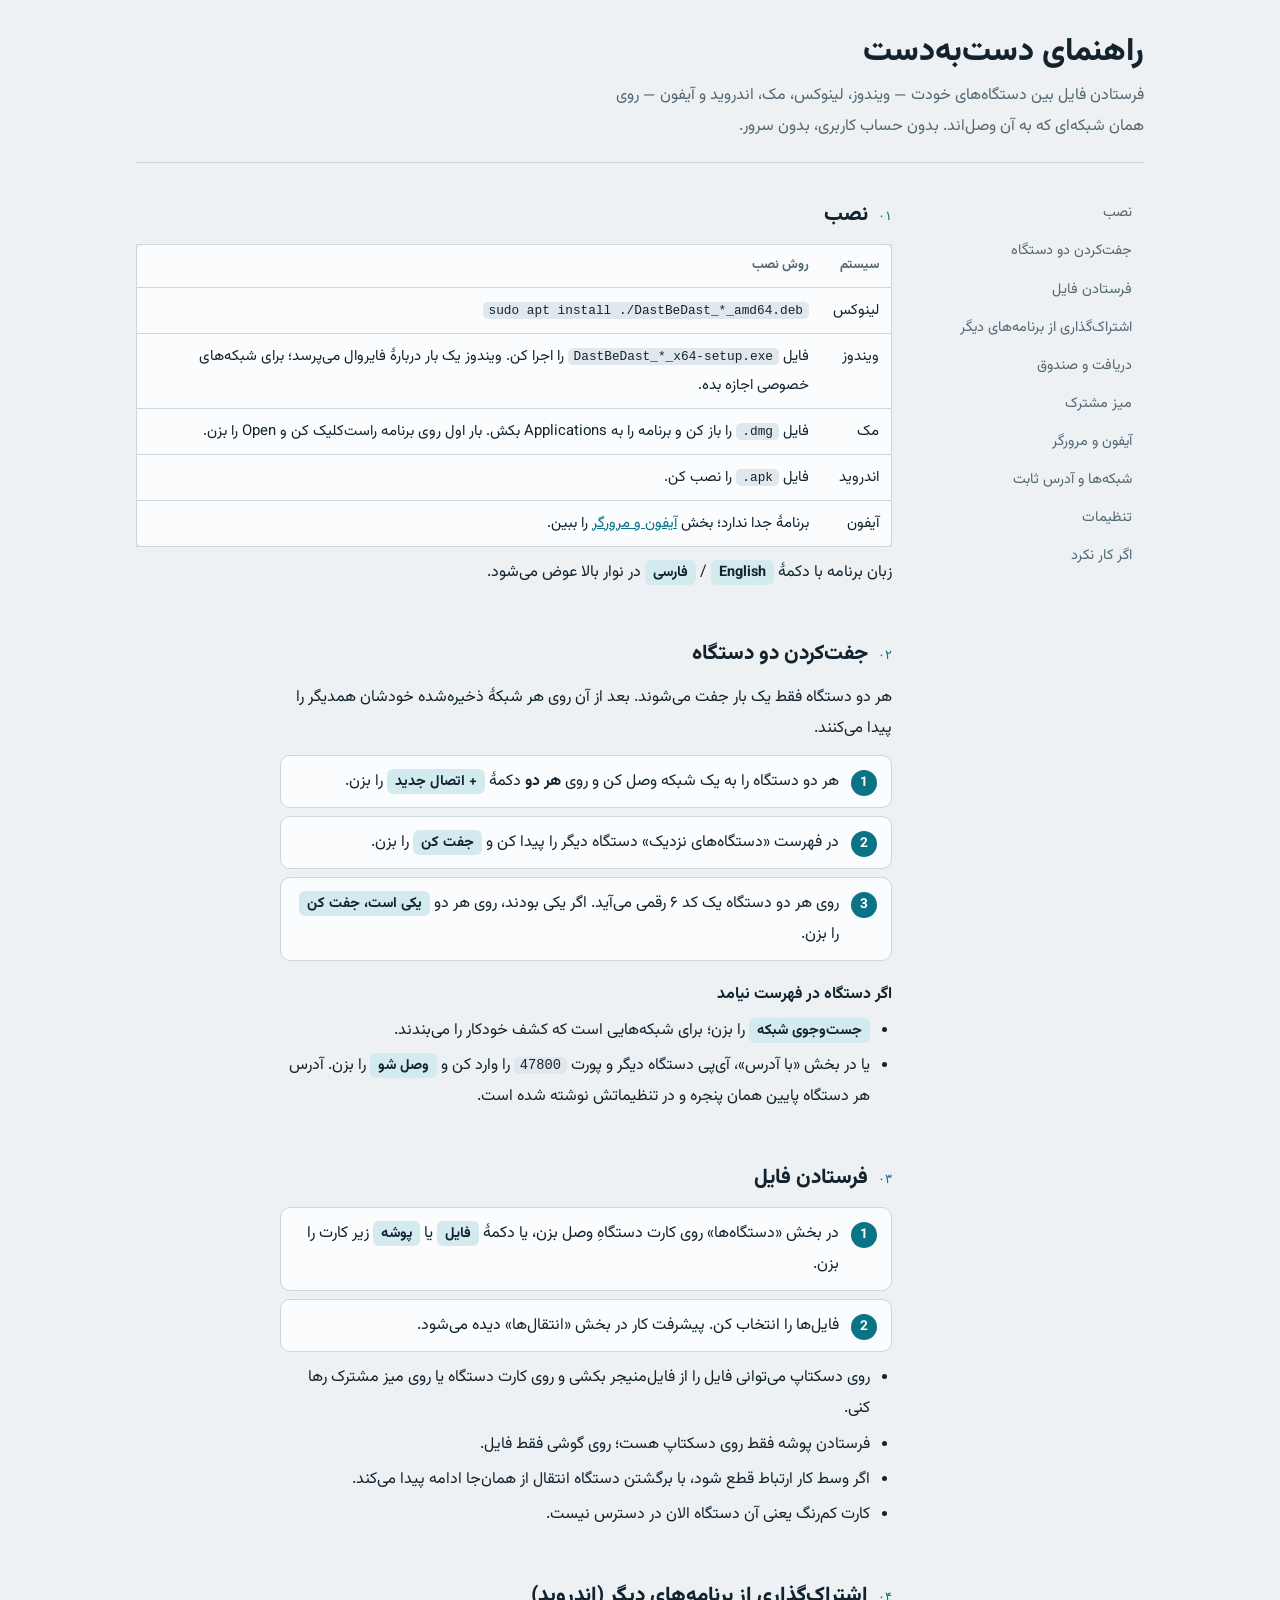
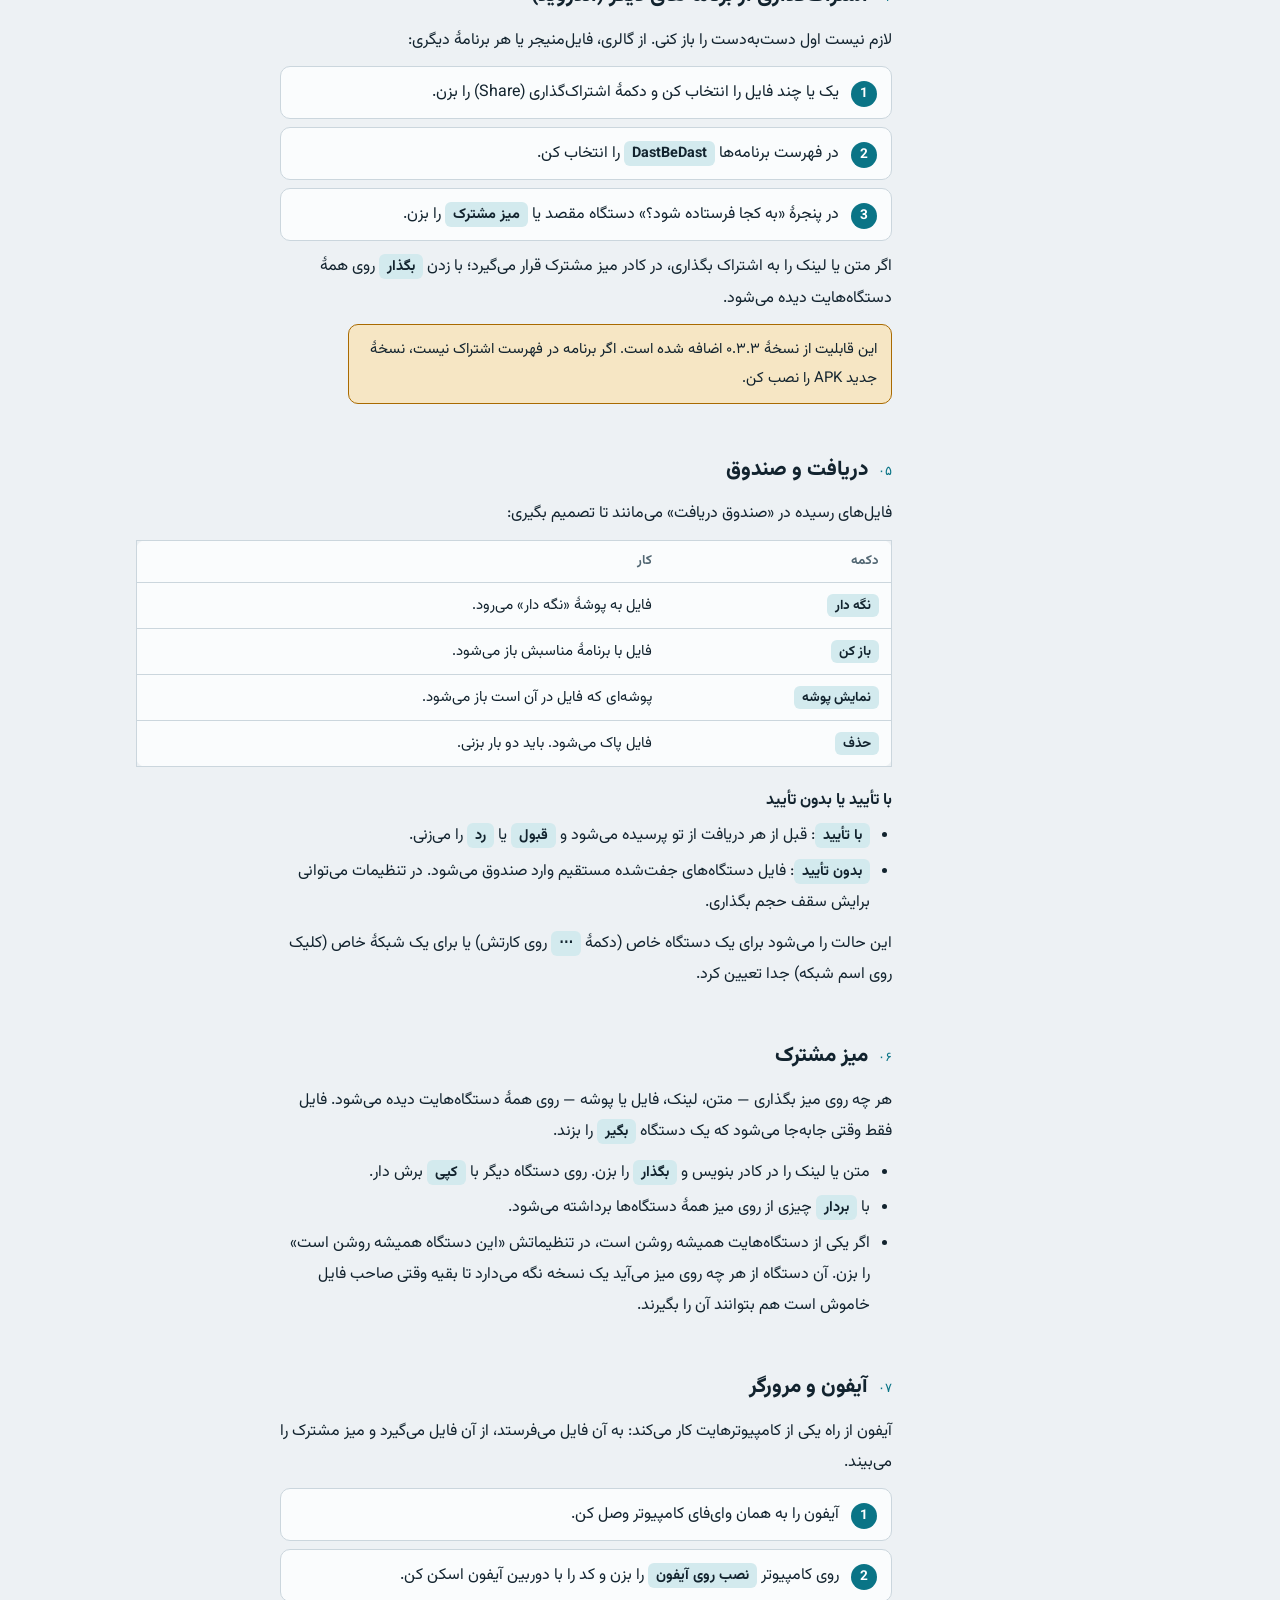
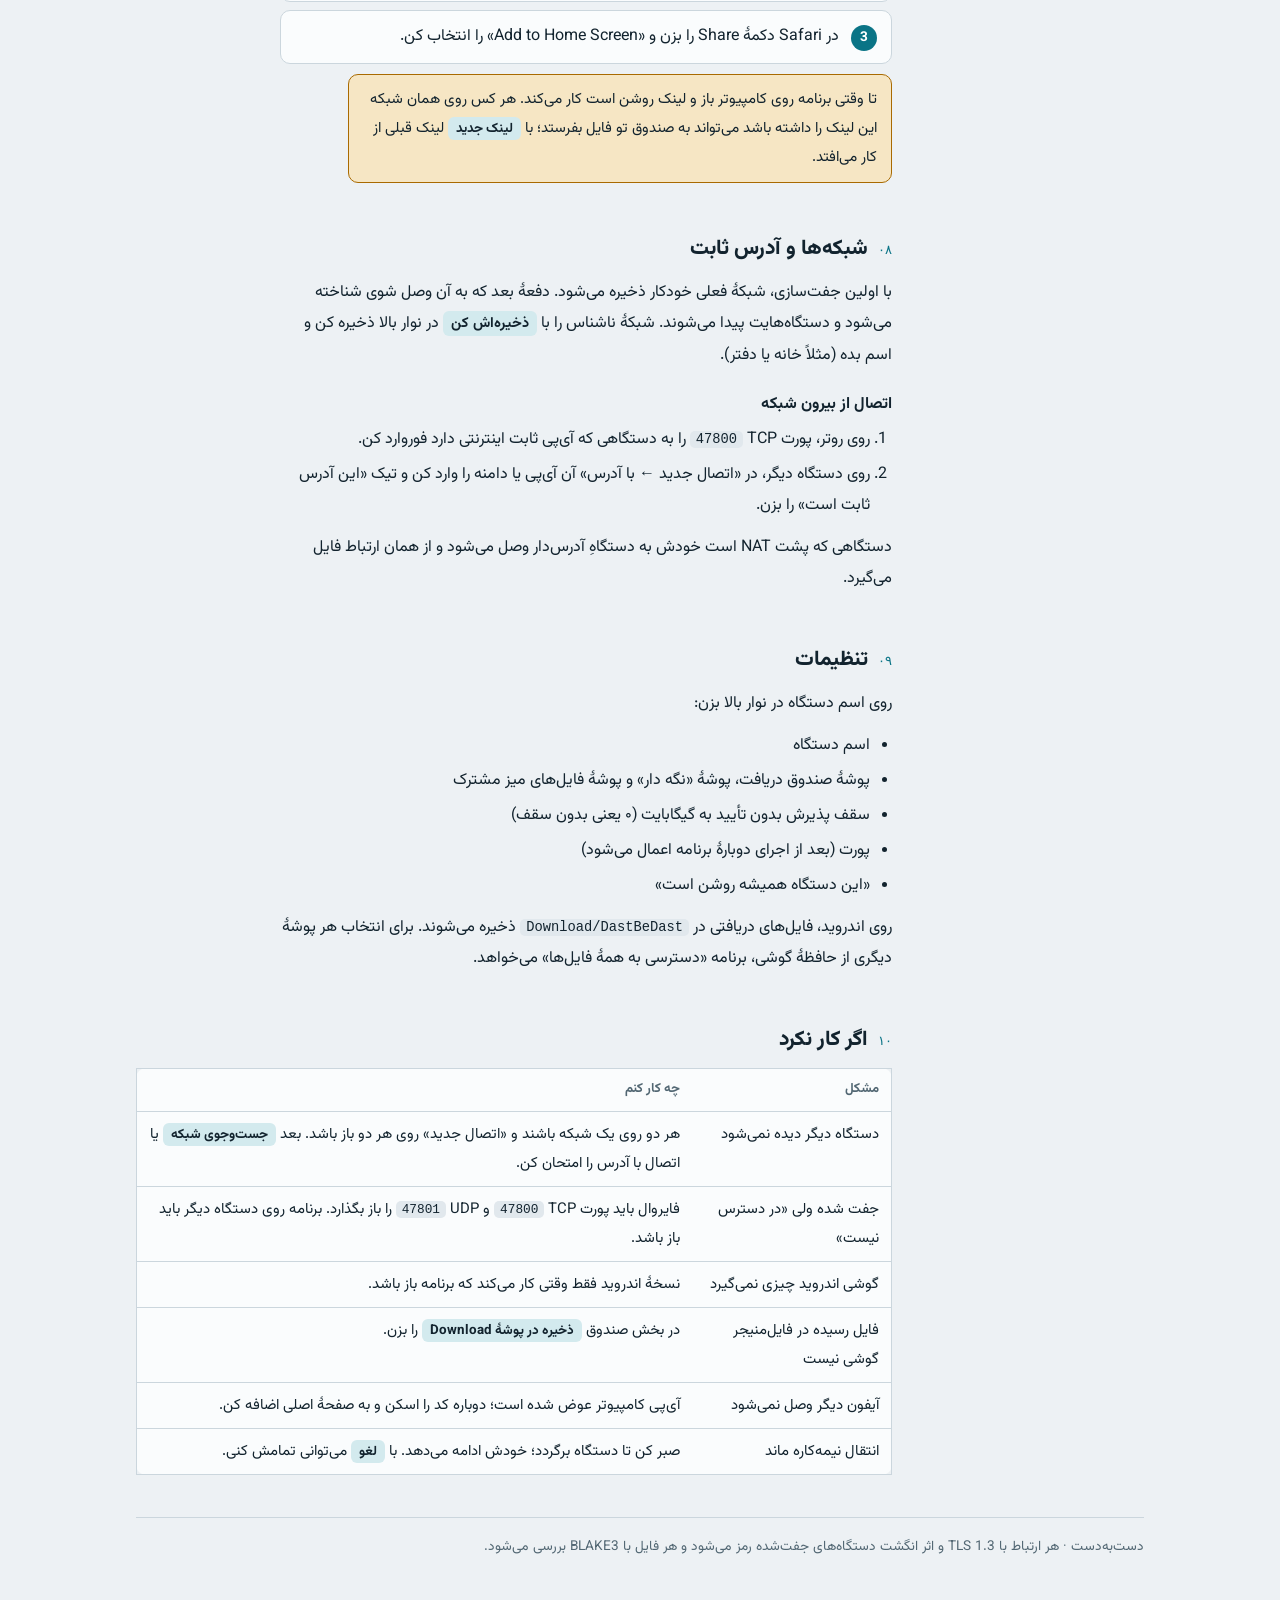
<file: docs/guide.html>
<!doctype html>
<html lang="fa" dir="rtl">
<head>
<meta charset="utf-8">
<meta name="viewport" content="width=device-width, initial-scale=1">
<title>راهنمای دست‌به‌دست</title>
<style>
@font-face{font-family:"Vazirmatn";src:url("../ui/fonts/vazirmatn.woff2") format("woff2");font-weight:100 900;font-display:swap}
:root{
  --bg:#EDF1F4; --surface:#FAFCFD; --sunk:#E1E8ED; --line:#CBD6DD;
  --ink:#12232E; --muted:#526773;
  --accent:#0A7486; --accent-ink:#FFFFFF; --accent-soft:#D3EAEE;
  --wait:#A96A00; --wait-soft:#F6E6C4;
  --body:"Vazirmatn",Tahoma,"Segoe UI",sans-serif;
  --mono:ui-monospace,"Cascadia Mono",Menlo,Consolas,monospace;
  --r:10px;
}
@media (prefers-color-scheme: dark){ :root{
  --bg:#0D181E; --surface:#15252E; --sunk:#0F1D24; --line:#2A3F4B;
  --ink:#E4EEF2; --muted:#93A8B3;
  --accent:#45BFD2; --accent-ink:#06222A; --accent-soft:#143A44;
  --wait:#E8B24A; --wait-soft:#3B2F12;
  color-scheme:dark } }
*{box-sizing:border-box}
html{scroll-behavior:smooth;scroll-padding-top:16px}
body{margin:0;background:var(--bg);color:var(--ink);font-family:var(--body);font-size:16px;line-height:1.95}
a{color:var(--accent)}
:focus-visible{outline:2px solid var(--accent);outline-offset:2px}
.page{max-width:1040px;margin:0 auto;padding:28px 16px 64px;display:grid;grid-template-columns:220px minmax(0,1fr);gap:32px;align-items:start}
header{grid-column:1/-1;border-bottom:1px solid var(--line);padding-bottom:20px}
header h1{margin:0;font-size:2rem;font-weight:800;line-height:1.5}
header p{margin:4px 0 0;color:var(--muted);max-width:60ch}
nav{position:sticky;top:16px;display:flex;flex-direction:column;gap:2px;font-size:.9rem}
nav a{text-decoration:none;color:var(--muted);padding:4px 10px;border-radius:8px;border-inline-start:2px solid transparent}
nav a:hover{color:var(--ink);background:var(--sunk)}
main{display:flex;flex-direction:column;gap:36px;min-width:0}
section h2{margin:0 0 8px;font-size:1.3rem;font-weight:800;display:flex;align-items:baseline;gap:10px}
section h2 .n{font-family:var(--mono);font-size:.8rem;color:var(--accent);font-weight:400}
section h3{margin:18px 0 4px;font-size:1rem;font-weight:700}
p{margin:0 0 10px;max-width:68ch}
ol,ul{margin:0 0 10px;padding-inline-start:22px;max-width:68ch}
li{margin-bottom:4px}
ol.steps{list-style:none;padding:0;counter-reset:s;display:flex;flex-direction:column;gap:8px}
ol.steps li{counter-increment:s;background:var(--surface);border:1px solid var(--line);border-radius:var(--r);padding:10px 14px;display:flex;gap:12px;margin:0}
ol.steps li::before{content:counter(s);flex:none;width:26px;height:26px;border-radius:50%;background:var(--accent);color:var(--accent-ink);font-weight:700;font-size:.85rem;display:grid;place-items:center;margin-top:4px}
kbd{font-family:inherit;font-size:.9em;font-weight:700;background:var(--accent-soft);color:var(--ink);border-radius:6px;padding:1px 8px;white-space:nowrap}
code{font-family:var(--mono);font-size:.86em;direction:ltr;unicode-bidi:isolate;background:var(--sunk);border-radius:5px;padding:1px 6px}
.note{border:1px solid var(--wait);background:var(--wait-soft);border-radius:var(--r);padding:10px 14px;font-size:.93rem;max-width:68ch;margin:0 0 10px}
.tablewrap{overflow-x:auto;margin-bottom:10px}
table{border-collapse:collapse;width:100%;font-size:.93rem;background:var(--surface);border:1px solid var(--line);border-radius:var(--r)}
th,td{text-align:start;padding:8px 12px;border-top:1px solid var(--line);vertical-align:top}
tr:first-child th{border-top:0;color:var(--muted);font-weight:700;font-size:.82rem}
footer{grid-column:1/-1;color:var(--muted);font-size:.85rem;border-top:1px solid var(--line);padding-top:16px}
@media (max-width:760px){
  .page{grid-template-columns:minmax(0,1fr);gap:20px}
  nav{position:static;flex-direction:row;flex-wrap:wrap;gap:4px}
  nav a{background:var(--surface);border:1px solid var(--line)}
  header h1{font-size:1.6rem}
}
</style>
</head>
<body>
<div class="page">
<header>
  <h1>راهنمای دست‌به‌دست</h1>
  <p>فرستادن فایل بین دستگاه‌های خودت — ویندوز، لینوکس، مک، اندروید و آیفون — روی همان شبکه‌ای که به آن وصل‌اند. بدون حساب کاربری، بدون سرور.</p>
</header>

<nav aria-label="فهرست">
  <a href="#install">نصب</a>
  <a href="#pair">جفت‌کردن دو دستگاه</a>
  <a href="#send">فرستادن فایل</a>
  <a href="#share">اشتراک‌گذاری از برنامه‌های دیگر</a>
  <a href="#receive">دریافت و صندوق</a>
  <a href="#board">میز مشترک</a>
  <a href="#iphone">آیفون و مرورگر</a>
  <a href="#networks">شبکه‌ها و آدرس ثابت</a>
  <a href="#settings">تنظیمات</a>
  <a href="#trouble">اگر کار نکرد</a>
</nav>

<main>
<section id="install">
  <h2><span class="n">۰۱</span>نصب</h2>
  <div class="tablewrap"><table>
    <tr><th>سیستم</th><th>روش نصب</th></tr>
    <tr><td>لینوکس</td><td><code>sudo apt install ./DastBeDast_*_amd64.deb</code></td></tr>
    <tr><td>ویندوز</td><td>فایل <code>DastBeDast_*_x64-setup.exe</code> را اجرا کن. ویندوز یک بار دربارهٔ فایروال می‌پرسد؛ برای شبکه‌های خصوصی اجازه بده.</td></tr>
    <tr><td>مک</td><td>فایل <code>.dmg</code> را باز کن و برنامه را به Applications بکش. بار اول روی برنامه راست‌کلیک کن و Open را بزن.</td></tr>
    <tr><td>اندروید</td><td>فایل <code>.apk</code> را نصب کن.</td></tr>
    <tr><td>آیفون</td><td>برنامهٔ جدا ندارد؛ بخش <a href="#iphone">آیفون و مرورگر</a> را ببین.</td></tr>
  </table></div>
  <p>زبان برنامه با دکمهٔ <kbd>English</kbd> / <kbd>فارسی</kbd> در نوار بالا عوض می‌شود.</p>
</section>

<section id="pair">
  <h2><span class="n">۰۲</span>جفت‌کردن دو دستگاه</h2>
  <p>هر دو دستگاه فقط یک بار جفت می‌شوند. بعد از آن روی هر شبکهٔ ذخیره‌شده خودشان همدیگر را پیدا می‌کنند.</p>
  <ol class="steps">
    <li><span>هر دو دستگاه را به یک شبکه وصل کن و روی <strong>هر دو</strong> دکمهٔ <kbd>+ اتصال جدید</kbd> را بزن.</span></li>
    <li><span>در فهرست «دستگاه‌های نزدیک» دستگاه دیگر را پیدا کن و <kbd>جفت کن</kbd> را بزن.</span></li>
    <li><span>روی هر دو دستگاه یک کد ۶ رقمی می‌آید. اگر یکی بودند، روی هر دو <kbd>یکی است، جفت کن</kbd> را بزن.</span></li>
  </ol>
  <h3>اگر دستگاه در فهرست نیامد</h3>
  <ul>
    <li><kbd>جست‌وجوی شبکه</kbd> را بزن؛ برای شبکه‌هایی است که کشف خودکار را می‌بندند.</li>
    <li>یا در بخش «با آدرس»، آی‌پی دستگاه دیگر و پورت <code>47800</code> را وارد کن و <kbd>وصل شو</kbd> را بزن. آدرس هر دستگاه پایین همان پنجره و در تنظیماتش نوشته شده است.</li>
  </ul>
</section>

<section id="send">
  <h2><span class="n">۰۳</span>فرستادن فایل</h2>
  <ol class="steps">
    <li><span>در بخش «دستگاه‌ها» روی کارت دستگاهِ وصل بزن، یا دکمهٔ <kbd>فایل</kbd> یا <kbd>پوشه</kbd> زیر کارت را بزن.</span></li>
    <li><span>فایل‌ها را انتخاب کن. پیشرفت کار در بخش «انتقال‌ها» دیده می‌شود.</span></li>
  </ol>
  <ul>
    <li>روی دسکتاپ می‌توانی فایل را از فایل‌منیجر بکشی و روی کارت دستگاه یا روی میز مشترک رها کنی.</li>
    <li>فرستادن پوشه فقط روی دسکتاپ هست؛ روی گوشی فقط فایل.</li>
    <li>اگر وسط کار ارتباط قطع شود، با برگشتن دستگاه انتقال از همان‌جا ادامه پیدا می‌کند.</li>
    <li>کارت کم‌رنگ یعنی آن دستگاه الان در دسترس نیست.</li>
  </ul>
</section>

<section id="share">
  <h2><span class="n">۰۴</span>اشتراک‌گذاری از برنامه‌های دیگر (اندروید)</h2>
  <p>لازم نیست اول دست‌به‌دست را باز کنی. از گالری، فایل‌منیجر یا هر برنامهٔ دیگری:</p>
  <ol class="steps">
    <li><span>یک یا چند فایل را انتخاب کن و دکمهٔ اشتراک‌گذاری (Share) را بزن.</span></li>
    <li><span>در فهرست برنامه‌ها <kbd>DastBeDast</kbd> را انتخاب کن.</span></li>
    <li><span>در پنجرهٔ «به کجا فرستاده شود؟» دستگاه مقصد یا <kbd>میز مشترک</kbd> را بزن.</span></li>
  </ol>
  <p>اگر متن یا لینک را به اشتراک بگذاری، در کادر میز مشترک قرار می‌گیرد؛ با زدن <kbd>بگذار</kbd> روی همهٔ دستگاه‌هایت دیده می‌شود.</p>
  <p class="note">این قابلیت از نسخهٔ ۰.۳.۳ اضافه شده است. اگر برنامه در فهرست اشتراک نیست، نسخهٔ جدید APK را نصب کن.</p>
</section>

<section id="receive">
  <h2><span class="n">۰۵</span>دریافت و صندوق</h2>
  <p>فایل‌های رسیده در «صندوق دریافت» می‌مانند تا تصمیم بگیری:</p>
  <div class="tablewrap"><table>
    <tr><th>دکمه</th><th>کار</th></tr>
    <tr><td><kbd>نگه دار</kbd></td><td>فایل به پوشهٔ «نگه دار» می‌رود.</td></tr>
    <tr><td><kbd>باز کن</kbd></td><td>فایل با برنامهٔ مناسبش باز می‌شود.</td></tr>
    <tr><td><kbd>نمایش پوشه</kbd></td><td>پوشه‌ای که فایل در آن است باز می‌شود.</td></tr>
    <tr><td><kbd>حذف</kbd></td><td>فایل پاک می‌شود. باید دو بار بزنی.</td></tr>
  </table></div>
  <h3>با تأیید یا بدون تأیید</h3>
  <ul>
    <li><kbd>با تأیید</kbd>: قبل از هر دریافت از تو پرسیده می‌شود و <kbd>قبول</kbd> یا <kbd>رد</kbd> را می‌زنی.</li>
    <li><kbd>بدون تأیید</kbd>: فایل دستگاه‌های جفت‌شده مستقیم وارد صندوق می‌شود. در تنظیمات می‌توانی برایش سقف حجم بگذاری.</li>
  </ul>
  <p>این حالت را می‌شود برای یک دستگاه خاص (دکمهٔ <kbd>⋯</kbd> روی کارتش) یا برای یک شبکهٔ خاص (کلیک روی اسم شبکه) جدا تعیین کرد.</p>
</section>

<section id="board">
  <h2><span class="n">۰۶</span>میز مشترک</h2>
  <p>هر چه روی میز بگذاری — متن، لینک، فایل یا پوشه — روی همهٔ دستگاه‌هایت دیده می‌شود. فایل فقط وقتی جابه‌جا می‌شود که یک دستگاه <kbd>بگیر</kbd> را بزند.</p>
  <ul>
    <li>متن یا لینک را در کادر بنویس و <kbd>بگذار</kbd> را بزن. روی دستگاه دیگر با <kbd>کپی</kbd> برش دار.</li>
    <li>با <kbd>بردار</kbd> چیزی از روی میز همهٔ دستگاه‌ها برداشته می‌شود.</li>
    <li>اگر یکی از دستگاه‌هایت همیشه روشن است، در تنظیماتش «این دستگاه همیشه روشن است» را بزن. آن دستگاه از هر چه روی میز می‌آید یک نسخه نگه می‌دارد تا بقیه وقتی صاحب فایل خاموش است هم بتوانند آن را بگیرند.</li>
  </ul>
</section>

<section id="iphone">
  <h2><span class="n">۰۷</span>آیفون و مرورگر</h2>
  <p>آیفون از راه یکی از کامپیوترهایت کار می‌کند: به آن فایل می‌فرستد، از آن فایل می‌گیرد و میز مشترک را می‌بیند.</p>
  <ol class="steps">
    <li><span>آیفون را به همان وای‌فای کامپیوتر وصل کن.</span></li>
    <li><span>روی کامپیوتر <kbd>نصب روی آیفون</kbd> را بزن و کد را با دوربین آیفون اسکن کن.</span></li>
    <li><span>در Safari دکمهٔ Share را بزن و «Add to Home Screen» را انتخاب کن.</span></li>
  </ol>
  <p class="note">تا وقتی برنامه روی کامپیوتر باز و لینک روشن است کار می‌کند. هر کس روی همان شبکه این لینک را داشته باشد می‌تواند به صندوق تو فایل بفرستد؛ با <kbd>لینک جدید</kbd> لینک قبلی از کار می‌افتد.</p>
</section>

<section id="networks">
  <h2><span class="n">۰۸</span>شبکه‌ها و آدرس ثابت</h2>
  <p>با اولین جفت‌سازی، شبکهٔ فعلی خودکار ذخیره می‌شود. دفعهٔ بعد که به آن وصل شوی شناخته می‌شود و دستگاه‌هایت پیدا می‌شوند. شبکهٔ ناشناس را با <kbd>ذخیره‌اش کن</kbd> در نوار بالا ذخیره کن و اسم بده (مثلاً خانه یا دفتر).</p>
  <h3>اتصال از بیرون شبکه</h3>
  <ol>
    <li>روی روتر، پورت TCP <code>47800</code> را به دستگاهی که آی‌پی ثابت اینترنتی دارد فوروارد کن.</li>
    <li>روی دستگاه دیگر، در «اتصال جدید ← با آدرس» آن آی‌پی یا دامنه را وارد کن و تیک «این آدرس ثابت است» را بزن.</li>
  </ol>
  <p>دستگاهی که پشت NAT است خودش به دستگاهِ آدرس‌دار وصل می‌شود و از همان ارتباط فایل می‌گیرد.</p>
</section>

<section id="settings">
  <h2><span class="n">۰۹</span>تنظیمات</h2>
  <p>روی اسم دستگاه در نوار بالا بزن:</p>
  <ul>
    <li>اسم دستگاه</li>
    <li>پوشهٔ صندوق دریافت، پوشهٔ «نگه دار» و پوشهٔ فایل‌های میز مشترک</li>
    <li>سقف پذیرش بدون تأیید به گیگابایت (۰ یعنی بدون سقف)</li>
    <li>پورت (بعد از اجرای دوبارهٔ برنامه اعمال می‌شود)</li>
    <li>«این دستگاه همیشه روشن است»</li>
  </ul>
  <p>روی اندروید، فایل‌های دریافتی در <code>Download/DastBeDast</code> ذخیره می‌شوند. برای انتخاب هر پوشهٔ دیگری از حافظهٔ گوشی، برنامه «دسترسی به همهٔ فایل‌ها» می‌خواهد.</p>
</section>

<section id="trouble">
  <h2><span class="n">۱۰</span>اگر کار نکرد</h2>
  <div class="tablewrap"><table>
    <tr><th>مشکل</th><th>چه کار کنم</th></tr>
    <tr><td>دستگاه دیگر دیده نمی‌شود</td><td>هر دو روی یک شبکه باشند و «اتصال جدید» روی هر دو باز باشد. بعد <kbd>جست‌وجوی شبکه</kbd> یا اتصال با آدرس را امتحان کن.</td></tr>
    <tr><td>جفت شده ولی «در دسترس نیست»</td><td>فایروال باید پورت TCP <code>47800</code> و UDP <code>47801</code> را باز بگذارد. برنامه روی دستگاه دیگر باید باز باشد.</td></tr>
    <tr><td>گوشی اندروید چیزی نمی‌گیرد</td><td>نسخهٔ اندروید فقط وقتی کار می‌کند که برنامه باز باشد.</td></tr>
    <tr><td>فایل رسیده در فایل‌منیجر گوشی نیست</td><td>در بخش صندوق <kbd>ذخیره در پوشهٔ Download</kbd> را بزن.</td></tr>
    <tr><td>آیفون دیگر وصل نمی‌شود</td><td>آی‌پی کامپیوتر عوض شده است؛ دوباره کد را اسکن و به صفحهٔ اصلی اضافه کن.</td></tr>
    <tr><td>انتقال نیمه‌کاره ماند</td><td>صبر کن تا دستگاه برگردد؛ خودش ادامه می‌دهد. با <kbd>لغو</kbd> می‌توانی تمامش کنی.</td></tr>
  </table></div>
</section>
</main>

<footer>دست‌به‌دست · هر ارتباط با TLS 1.3 و اثر انگشت دستگاه‌های جفت‌شده رمز می‌شود و هر فایل با BLAKE3 بررسی می‌شود.</footer>
</div>
</body>
</html>
</file>
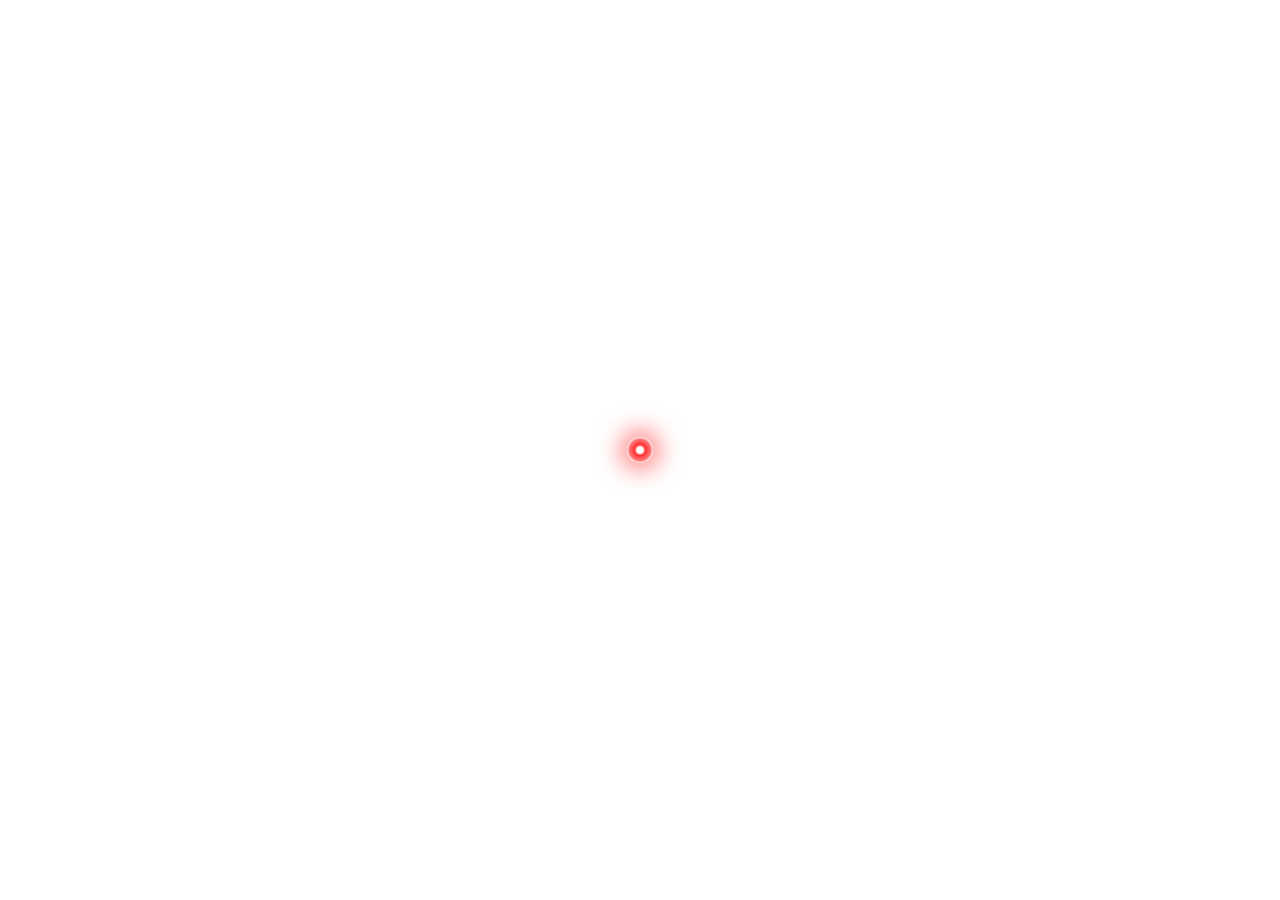
<file: ui/laser.html>
<!doctype html>
<html>
<head>
<meta charset="utf-8">
<title>DastBeDast</title>
<style>
html,body{margin:0;height:100%;overflow:hidden;background:transparent}
#dot{position:fixed;left:50%;top:50%;width:26px;height:26px;margin:-13px 0 0 -13px;border-radius:50%;pointer-events:none;
  background:radial-gradient(circle,#fff 0 16%,#ff3030 30%,rgba(255,30,30,.6) 58%,rgba(255,0,0,0) 72%);
  box-shadow:0 0 22px 8px rgba(255,40,40,.5)}
</style>
</head>
<body>
<div id="dot"></div>
<script src="laser.js"></script>
</body>
</html>
</file>
